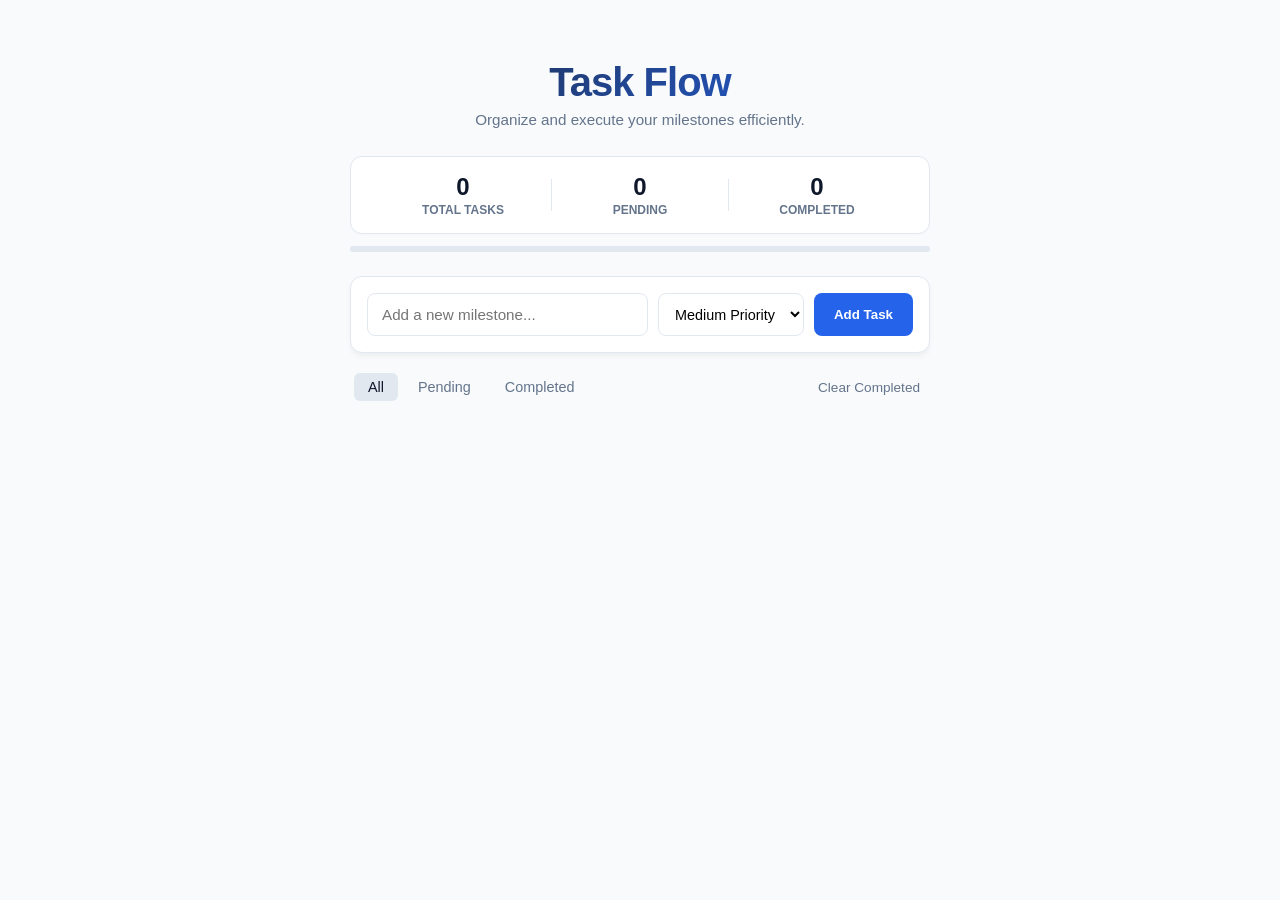
<file: index.html>
<!DOCTYPE html>
<html lang="en">
<head>
    <meta charset="UTF-8">
    <meta name="viewport" content="width=device-width, initial-scale=1.0">
    <title>Enterprise Task Organizer</title>
    <link rel="stylesheet" href="style.css">
</head>
<body>
    <div class="dashboard-container">
        <header>
            <h1>Task Flow</h1>
            <p class="subtitle">Organize and execute your milestones efficiently.</p>
        </header>

        <!-- Dynamic Statistics Widget -->
        <section class="stats-card">
            <div class="stat-item">
                <span class="stat-num" id="totalTasksCount">0</span>
                <span class="stat-label">Total Tasks</span>
            </div>
            <div class="stat-divider"></div>
            <div class="stat-item">
                <span class="stat-num" id="pendingTasksCount">0</span>
                <span class="stat-label">Pending</span>
            </div>
            <div class="stat-divider"></div>
            <div class="stat-item">
                <span class="stat-num" id="completedTasksCount">0</span>
                <span class="stat-label">Completed</span>
            </div>
        </section>

        <!-- Progress Tracker Bar -->
        <div class="progress-container">
            <div class="progress-bar" id="progressBar" style="width: 0%"></div>
        </div>

        <!-- Task Input Section -->
        <div class="input-card">
            <input type="text" id="taskInput" placeholder="Add a new milestone..." aria-label="Task description">
            <select id="prioritySelect" aria-label="Task priority">
                <option value="low">Low Priority</option>
                <option value="medium" selected>Medium Priority</option>
                <option value="high">High Priority</option>
            </select>
            <button id="addTaskBtn">Add Task</button>
        </div>

        <!-- Filter Controls -->
        <div class="filter-controls">
            <div class="filter-tabs">
                <button class="filter-btn active" data-filter="all">All</button>
                <button class="filter-btn" data-filter="pending">Pending</button>
                <button class="filter-btn" data-filter="completed">Completed</button>
            </div>
            <button id="clearCompletedBtn" class="action-link">Clear Completed</button>
        </div>

        <!-- Main Task List -->
        <ul id="taskList"></ul>
    </div>

    <script src="app.js"></script>
</body>
</html>
</file>
<file: style.css>
:root {
    --bg-primary: #f8fafc;
    --card-bg: #ffffff;
    --text-main: #0f172a;
    --text-muted: #64748b;
    --accent-blue: #2563eb;
    --accent-hover: #1d4ed8;
    --border-color: #e2e8f0;
    --success-green: #10b981;
    
    --priority-high: #ef4444;
    --priority-medium: #f59e0b;
    --priority-low: #3b82f6;
}

body {
    font-family: -apple-system, BlinkMacSystemFont, "Segoe UI", Roboto, sans-serif;
    background-color: var(--bg-primary);
    color: var(--text-main);
    margin: 0;
    padding: 60px 20px;
    display: flex;
    justify-content: center;
}

.dashboard-container {
    width: 100%;
    max-width: 580px;
}

header {
    text-align: center;
    margin-bottom: 28px;
}

header h1 {
    font-size: 2.5rem;
    font-weight: 800;
    margin: 0 0 6px 0;
    letter-spacing: -0.025em;
    background: linear-gradient(135deg, #1e293b 0%, #2563eb 100%);
    -webkit-background-clip: text;
    background-clip: text;
    -webkit-text-fill-color: transparent;
}

.subtitle {
    color: var(--text-muted);
    font-size: 0.95rem;
    margin: 0;
}

/* Stats Card Panel */
.stats-card {
    background-color: var(--card-bg);
    border: 1px solid var(--border-color);
    border-radius: 12px;
    padding: 16px 24px;
    display: flex;
    justify-content: space-between;
    align-items: center;
    margin-bottom: 12px;
    box-shadow: 0 1px 3px rgba(0, 0, 0, 0.02);
}

.stat-item {
    display: flex;
    flex-direction: column;
    align-items: center;
    flex: 1;
}

.stat-num {
    font-size: 1.5rem;
    font-weight: 700;
}

.stat-label {
    font-size: 0.75rem;
    color: var(--text-muted);
    font-weight: 600;
    text-transform: uppercase;
    margin-top: 2px;
}

.stat-divider {
    width: 1px;
    height: 32px;
    background-color: var(--border-color);
}

/* Progress Bar */
.progress-container {
    width: 100%;
    height: 6px;
    background-color: var(--border-color);
    border-radius: 999px;
    overflow: hidden;
    margin-bottom: 24px;
}

.progress-bar {
    height: 100%;
    background-color: var(--accent-blue);
    border-radius: 999px;
    transition: width 0.4s cubic-bezier(0.4, 0, 0.2, 1);
}

/* Input Card Panel */
.input-card {
    background-color: var(--card-bg);
    border: 1px solid var(--border-color);
    border-radius: 12px;
    padding: 16px;
    display: flex;
    gap: 10px;
    box-shadow: 0 4px 6px -1px rgba(0, 0, 0, 0.05);
    margin-bottom: 20px;
}

input[type="text"] {
    flex: 1;
    border: 1px solid var(--border-color);
    border-radius: 8px;
    padding: 12px 14px;
    font-size: 0.95rem;
    outline: none;
    transition: border-color 0.15s ease;
}

input[type="text"]:focus {
    border-color: var(--accent-blue);
}

select {
    border: 1px solid var(--border-color);
    border-radius: 8px;
    padding: 0 12px;
    font-size: 0.9rem;
    background-color: var(--card-bg);
    outline: none;
    cursor: pointer;
}

button#addTaskBtn {
    background-color: var(--accent-blue);
    color: #fff;
    border: none;
    border-radius: 8px;
    padding: 12px 20px;
    font-weight: 600;
    cursor: pointer;
    transition: background-color 0.15s ease;
}

button#addTaskBtn:hover {
    background-color: var(--accent-hover);
}

/* Filter Tab controls */
.filter-controls {
    display: flex;
    justify-content: space-between;
    align-items: center;
    margin-bottom: 16px;
    padding: 0 4px;
}

.filter-tabs {
    display: flex;
    gap: 6px;
}

.filter-btn {
    border: none;
    background: transparent;
    padding: 6px 14px;
    font-weight: 500;
    font-size: 0.9rem;
    color: var(--text-muted);
    border-radius: 6px;
    cursor: pointer;
    transition: all 0.15s ease;
}

.filter-btn.active {
    background-color: var(--border-color);
    color: var(--text-main);
}

.action-link {
    background: transparent;
    border: none;
    color: var(--text-muted);
    font-weight: 500;
    font-size: 0.85rem;
    cursor: pointer;
    transition: color 0.15s;
}

.action-link:hover {
    color: var(--priority-high);
}

/* Task list layout */
ul#taskList {
    list-style: none;
    padding: 0;
    margin: 0;
    display: flex;
    flex-direction: column;
    gap: 10px;
}

li {
    background-color: var(--card-bg);
    border: 1px solid var(--border-color);
    border-radius: 10px;
    padding: 14px 18px;
    display: flex;
    justify-content: space-between;
    align-items: center;
    box-shadow: 0 2px 4px rgba(0, 0, 0, 0.02);
    transition: all 0.25s cubic-bezier(0.4, 0, 0.2, 1);
}

li.low-priority { border-left: 4px solid var(--priority-low); }
li.medium-priority { border-left: 4px solid var(--priority-medium); }
li.high-priority { border-left: 4px solid var(--priority-high); }

.task-content {
    display: flex;
    align-items: center;
    gap: 12px;
}

input[type="checkbox"] {
    width: 18px;
    height: 18px;
    border-radius: 4px;
    accent-color: var(--accent-blue);
    cursor: pointer;
}

span.task-text {
    font-size: 0.95rem;
    transition: all 0.2s;
}

li.completed {
    background-color: #f1f5f9;
    border-left-color: #cbd5e1 !important;
}

li.completed span.task-text {
    text-decoration: line-through;
    color: var(--text-muted);
}

/* Delete Button */
button.delete-btn {
    background: transparent;
    border: none;
    color: #cbd5e1;
    cursor: pointer;
    padding: 6px;
    border-radius: 6px;
    font-weight: bold;
    font-size: 0.9rem;
    transition: all 0.15s;
}

li:hover button.delete-btn {
    color: var(--priority-high);
}
</file>
